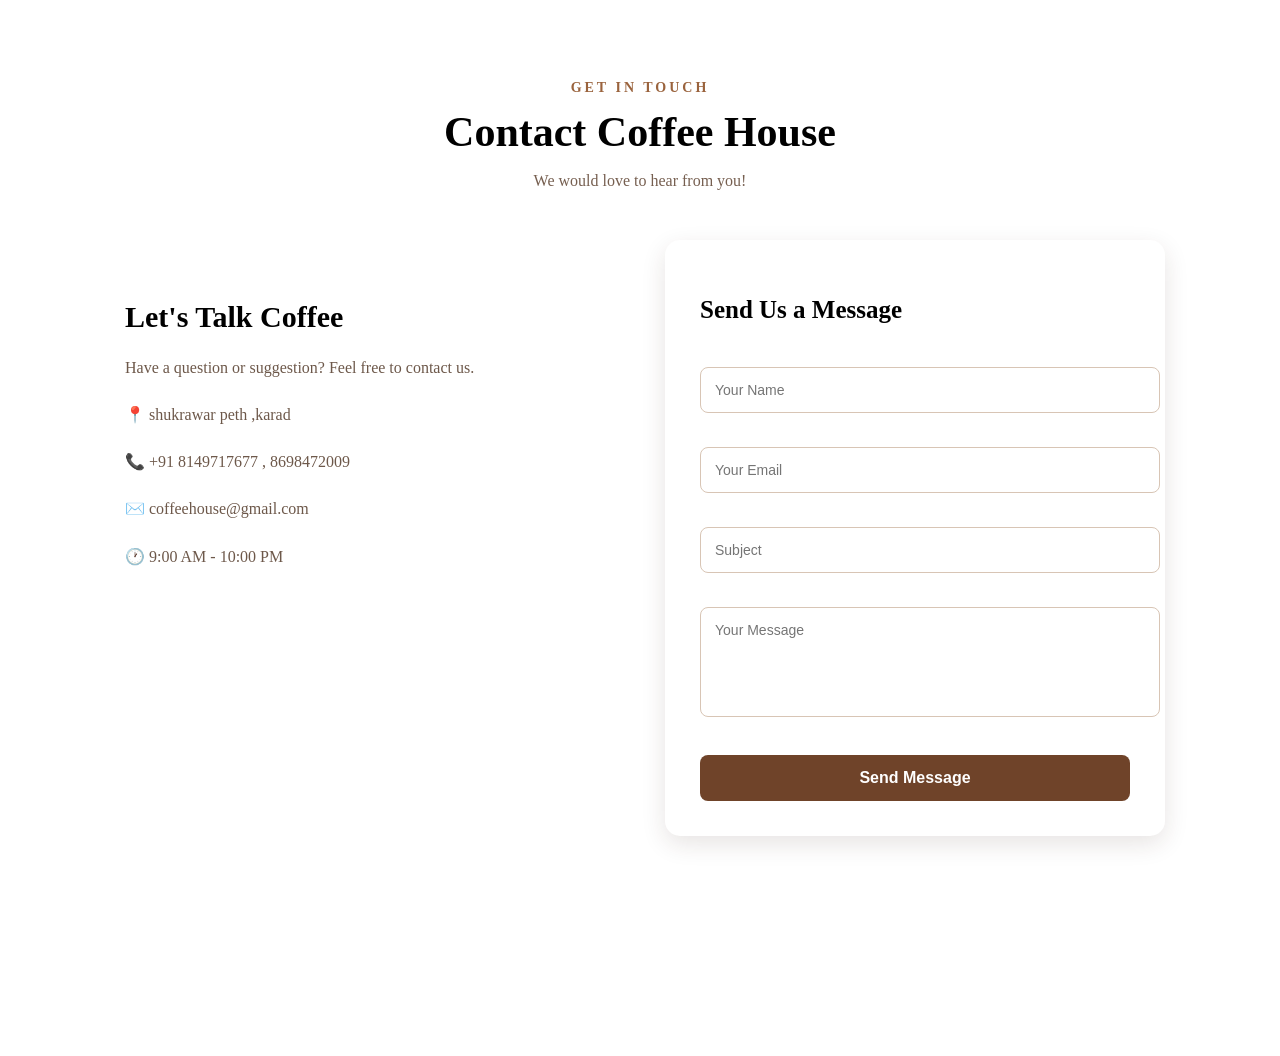
<file: contact.html>
<!DOCTYPE html>
<html lang="en">
<head>
    <meta charset="UTF-8">
    <meta name="viewport" content="width=device-width, initial-scale=1.0">
    <title>Contact - Coffee House</title>
    <link rel="stylesheet" href="contact.css">
</head>

<body>

    <section class="contact">

        <div class="contact-title">
            <span>GET IN TOUCH</span>
            <h1>Contact Coffee House</h1>
            <p>We would love to hear from you!</p>
        </div>

        <div class="contact-container">

            <div class="contact-info">
                <h2>Let's Talk Coffee </h2>

                <p>
                    Have a question or suggestion?
                    Feel free to contact us.
                </p>

                <p>📍 shukrawar peth ,karad</p>
                <p>📞 +91 8149717677 , 8698472009</p>
                <p>✉️ coffeehouse@gmail.com</p>
                <p>🕐 9:00 AM - 10:00 PM</p>
            </div>

            <div class="contact-form">

                <h2>Send Us a Message</h2>

                <form>
                    <br>
                    <input type="text" placeholder="Your Name" required>
                </br>
                <br>

                    <input type="email" placeholder="Your Email" required>
            </br>
            <br>

                    <input type="text" placeholder="Subject">
        </br>
               <br>
                    <textarea rows="5" placeholder="Your Message" required></textarea>
    </br>
                  <br>
                    <button type="submit">Send Message </button>
</br>
                
                </form>

            </div>

        </div>

    </section>

</body>
</html>
</file>
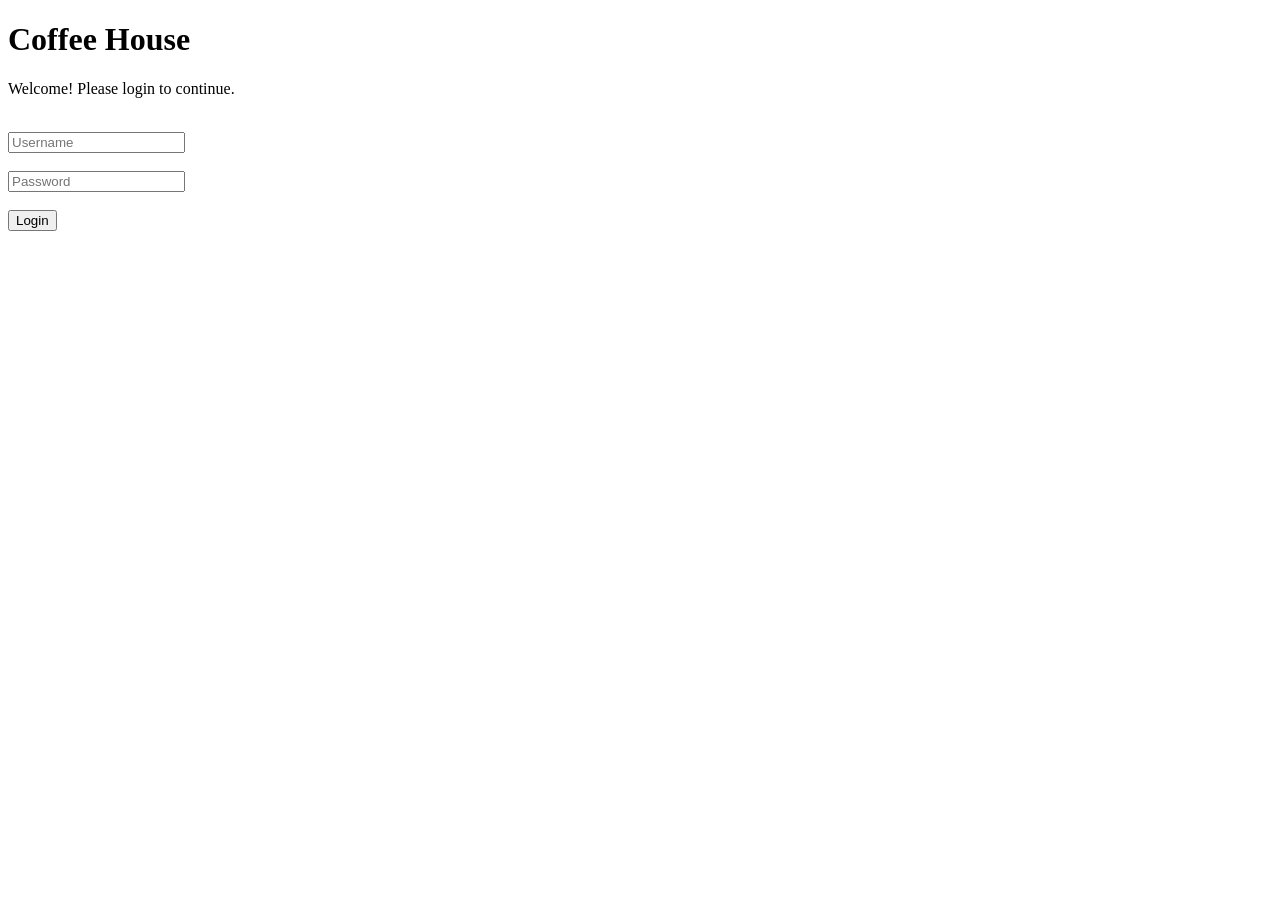
<file: login.html>
<!DOCTYPE html>
<html lang="en">
<head>
    <meta charset="UTF-8">
    <meta name="viewport" content="width=device-width, initial-scale=1.0">
    <title>Coffee House - Login</title>
    <link rel="stylesheet" href="login.html">
</head>

<body>

    <div class="login-box">
        <h1> Coffee House</h1>
        <p>Welcome! Please login to continue.</p>

        <form onsubmit="login(event)">
            <br>
            <input type="text" id="username" placeholder="Username" required>
        </br>

        <br>
            <input type="password" id="password" placeholder="Password" required>
    </br>

    <br>

            <button type="submit">Login</button>
</br>

            <p id="message"></p>
        </form>
    </div>

    <script>
        function login(event) {
            event.preventDefault();

            let username = document.getElementById("username").value;
            let password = document.getElementById("password").value;

           
    </script>

</body>
</html>
</file>
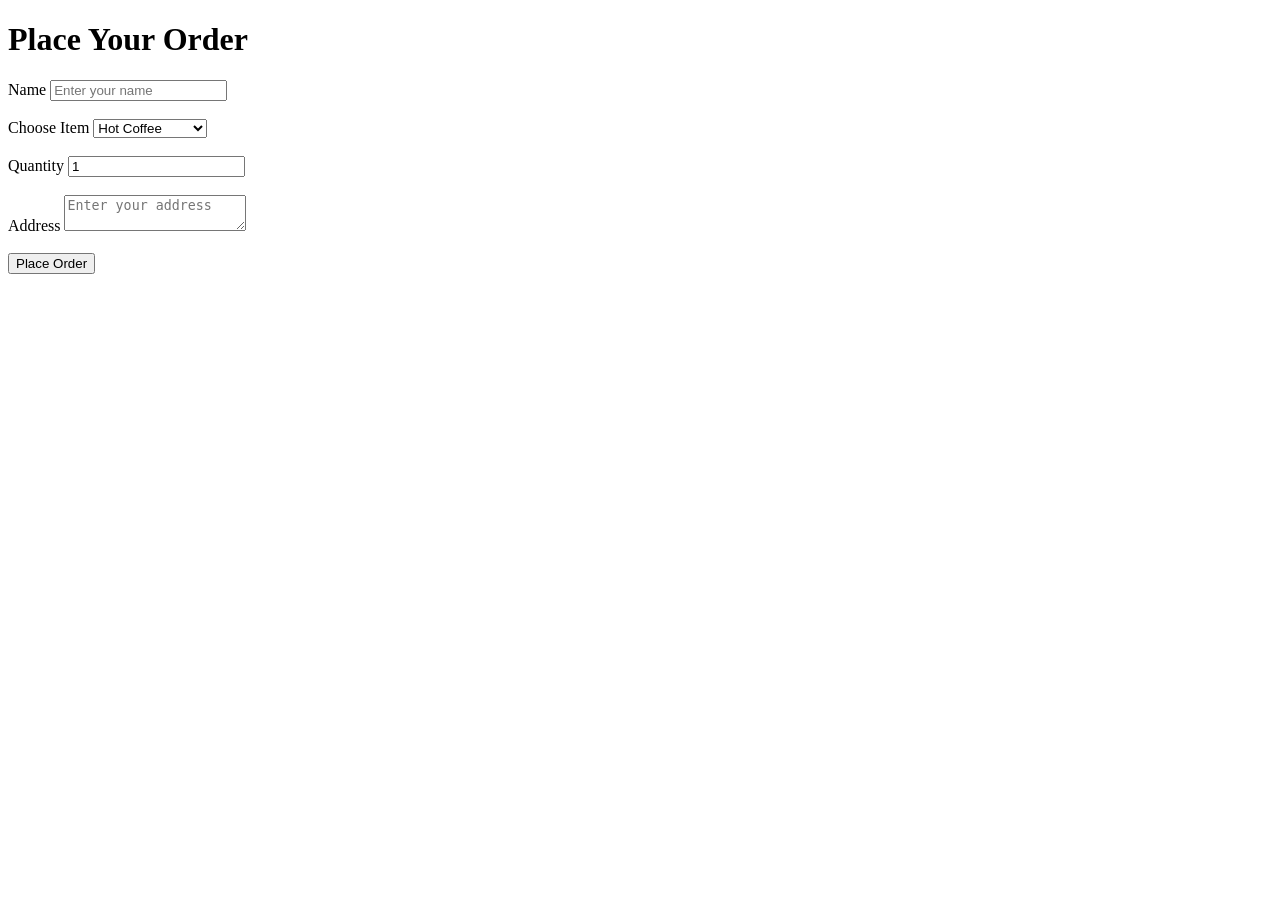
<file: order.html>
<!DOCTYPE html>
<html>
<head>
    <title>Order Now</title>
    <link >
</head>

<body class="order-page">

    <h1>Place Your Order</h1>

    <label>Name</label>
    <input type="text" placeholder="Enter your name">

    <br><br>

    <label>Choose Item</label>
    <select>
        <option>Hot Coffee</option>
        <option>Latte</option>
        <option>Hot Chocolate</option>
        <option>Green Tea</option>
        <option>chocolate Cake</option>
        <option>cold coffee</option>
        <option>cappuccino</option>
        <option>sandwich</option>
        <option>Espresso</option>
    </select>

    <br><br>

    <label>Quantity</label>
    <input type="number" value="1" min="1">

    <br><br>

    <label>Address</label>
    <textarea placeholder="Enter your address"></textarea>

    <br><br>

    <button>Place Order</button>

</body>
</html>
</file>
<file: contact.css>
.contact {
    min-height: 100vh;
    padding: 70px 8%;
}

/* TITLE */

.contact-title {
    text-align: center;
    margin-bottom: 50px;
}

.contact-title span {
    color: #9a633d;
    font-size: 14px;
    font-weight: bold;
    letter-spacing: 3px;
}

.contact-title h1 {
    font-size: 42px;
    margin: 12px 0;
}

.contact-title p {
    color: #765f50;
}


/* MAIN CONTAINER */

.contact-container {
    max-width: 1050px;
    margin: auto;
    display: grid;
    grid-template-columns: 1fr 1fr;
    gap: 50px;
}


/* CONTACT INFO */

.contact-info {
    padding: 35px 10px;
}

.contact-info h2 {
    font-size: 30px;
    margin-bottom: 20px;
}

.contact-info p {
    color: #6d584a;
    line-height: 1.7;
    margin: 20px 0;
}


/* FORM */

.contact-form {
    background: white;
    padding: 35px;
    border-radius: 15px;
    box-shadow: 0 8px 25px rgba(59, 36, 24, 0.12);
}

.contact-form h2 {
    margin-bottom: 25px;
    font-size: 25px;
}

.contact-form input,
.contact-form textarea {
    width: 100%;
    padding: 14px;
    margin-bottom: 16px;

    border: 1px solid #d8c5b5;
    border-radius: 8px;

    font-size: 14px;
    font-family: Arial, sans-serif;
    outline: none;
}

.contact-form input:focus,
.contact-form textarea:focus {
    border-color: #8b5e3c;
}

.contact-form textarea {
    resize: none;
}


/* BUTTON */

.contact-form button {
    width: 100%;
    padding: 14px;

    background: #6f4329;
    color: white;

    border: none;
    border-radius: 8px;

    font-size: 16px;
    font-weight: bold;

    cursor: pointer;
}

.contact-form button:hover {
    background: #3b2418;
}


/* MOBILE */

@media (max-width: 768px) {

    .contact {
        padding: 50px 20px;
    }

    .contact-title h1 {
        font-size: 32px;
    }

    .contact-container {
        grid-template-columns: 1fr;
    }
}
</file>
